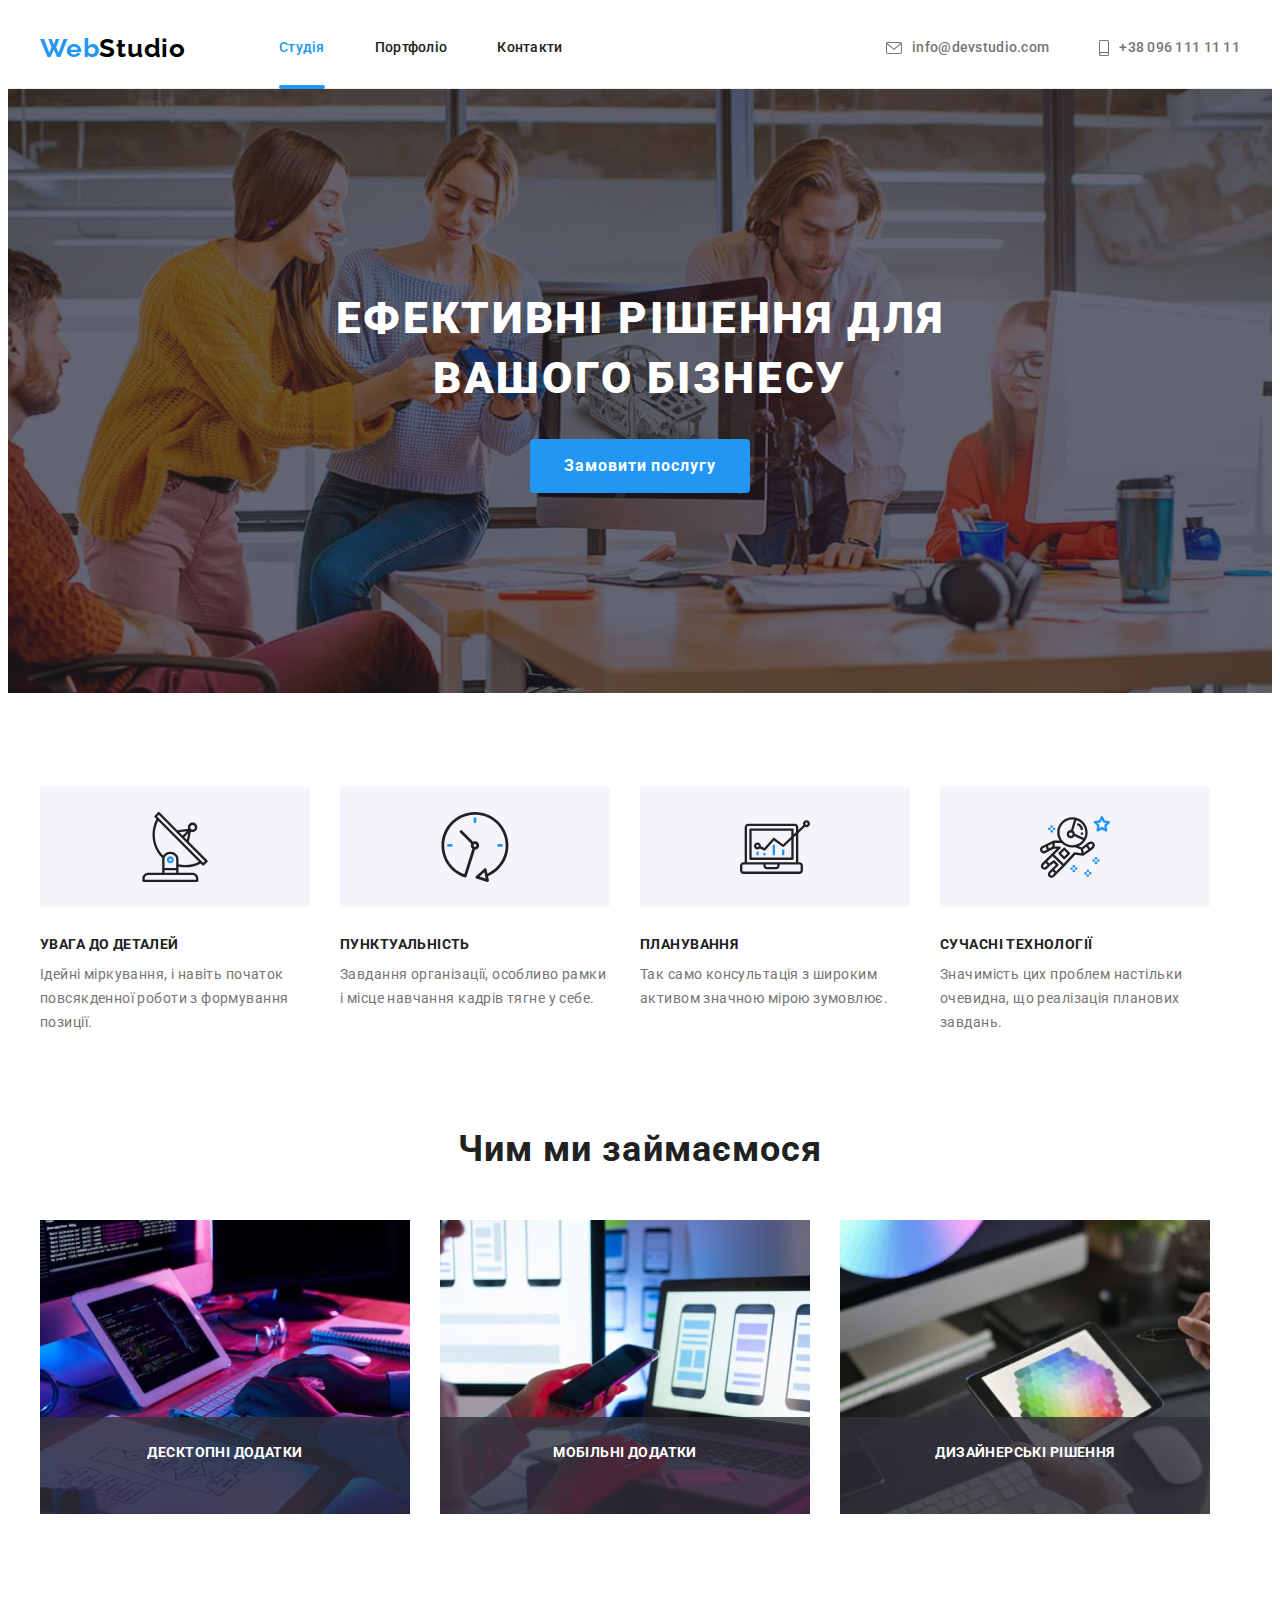
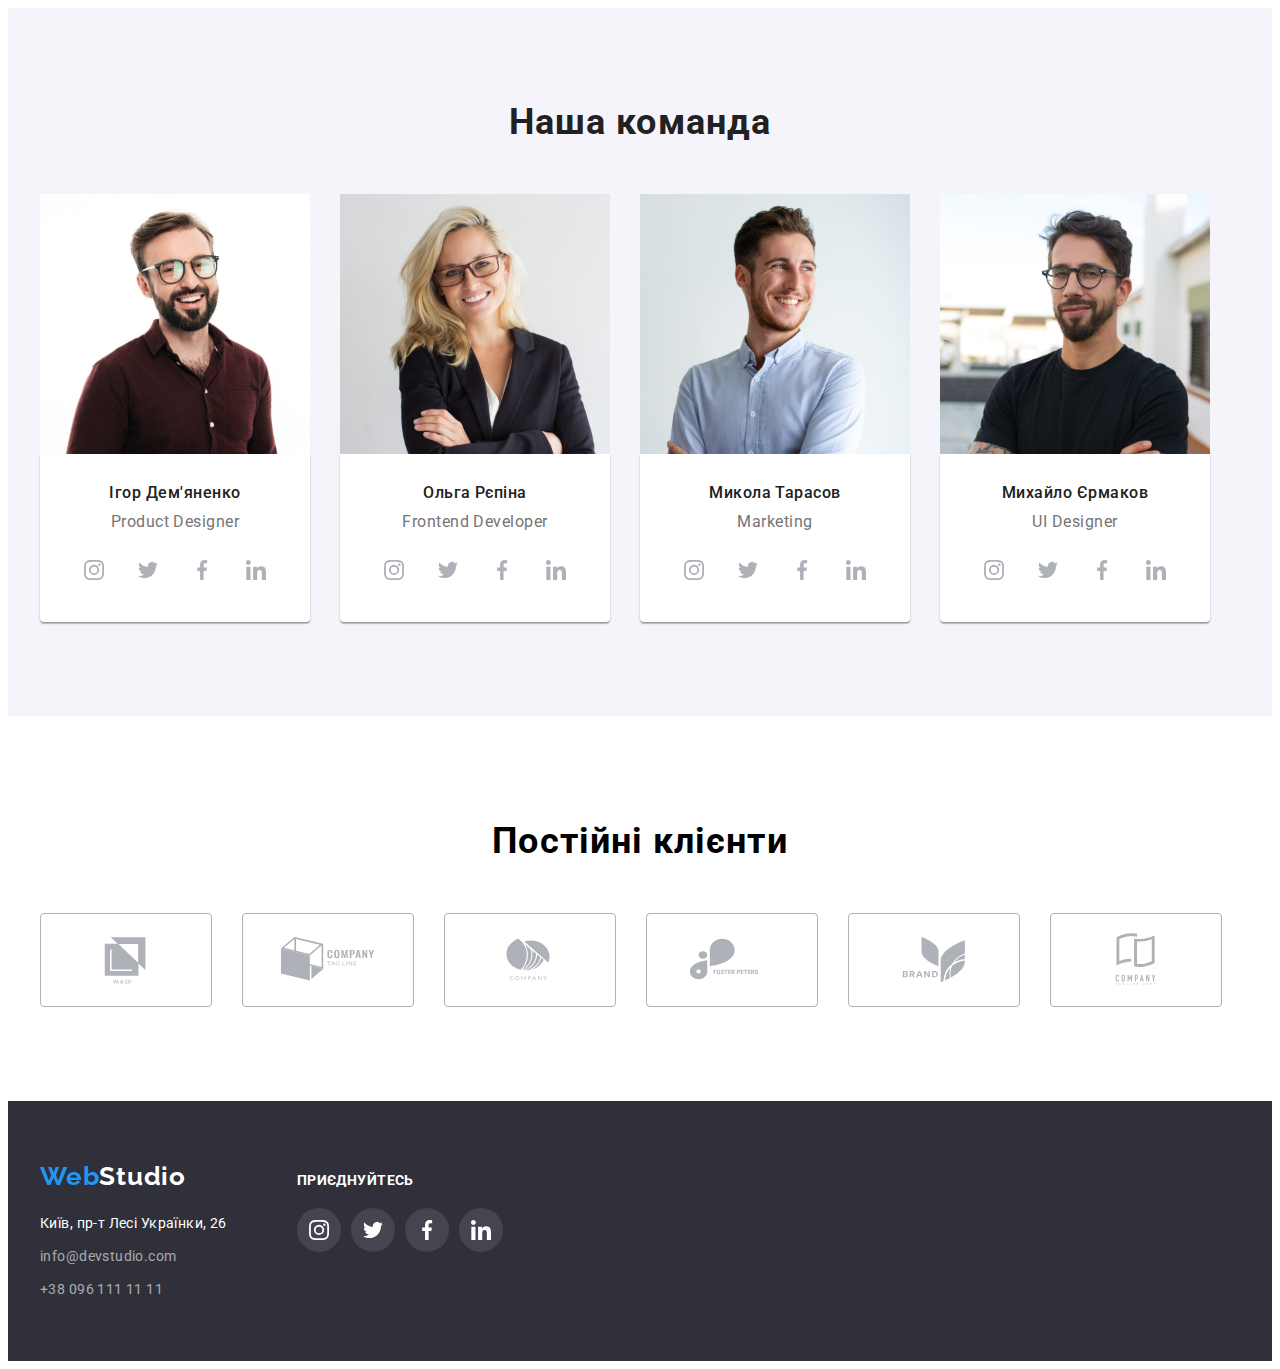
<file: index.html>
<!DOCTYPE html>
<html lang="uk">
  <head>
    <meta charset="UTF-8" />
    <meta http-equiv="X-UA-Compatible" content="IE=edge" />
    <meta name="viewport" content="width=device-width, initial-scale=1.0" />
    <title>Webstudio</title>
    <link rel="preconnect" href="https://fonts.googleapis.com" />
    <link rel="preconnect" href="https://fonts.gstatic.com" crossorigin />
    <link
      href="https://fonts.googleapis.com/css2?family=Raleway:wght@700&family=Roboto:wght@400;500;700;900&display=swap"
      rel="stylesheet"
    />
    <link
      rel="stylesheet"
      href="https://cdnjs.cloudflare.com/ajax/libs/modern-normalize/1.1.0/modern-normalize.min.css"
      integrity="sha512-wpPYUAdjBVSE4KJnH1VR1HeZfpl1ub8YT/NKx4PuQ5NmX2tKuGu6U/JRp5y+Y8XG2tV+wKQpNHVUX03MfMFn9Q=="
      crossorigin="anonymous"
      referrerpolicy="no-referrer"
    />
    <link rel="stylesheet" href="./css/styles.css" />
  </head>
  <body>
    <header class="header">
      <div class="container header-container">
        <nav class="header-navigation">
          <a href="./index.html" class="header-logo link"
            ><span>Web</span>Studio</a
          >
          <ul class="header-list list">
            <li class="header-item">
              <a class="header-link current link" href="./index.html">Студія</a>
            </li>
            <li class="header-item">
              <a class="header-link link" href="./portfolio.html">Портфоліо</a>
            </li>
            <li class="header-item">
              <a class="header-link link" href="#">Контакти</a>
            </li>
          </ul>
        </nav>
        <div class="header-conect">
          <div class="header-connect">
            <ul class="header-list list">
              <li class="header-item">
                <a class="header-mail link" href="mailto:info@devstudio.com">
                  <svg class="header-connect-mail" width="16px">
                    <use href="./images/symbol-defs1.svg#icon-envelope-1"></use>
                  </svg>
                  info@devstudio.com</a
                >
              </li>
              <li class="header-item">
                <a class="header-tel link" href="tel:+380961111111">
                  <svg class="header-connect-tell" width="10px">
                    <use
                      href="./images/symbol-defs1.svg#icon-smartphone-1"
                    ></use></svg
                  >+38 096 111 11 11</a
                >
              </li>
            </ul>
          </div>
        </div>
      </div>
    </header>
    <main>
      <section class="hero">
        <div class="container">
          <h1 class="hero-head">Ефективні рішення для вашого бізнесу</h1>
          <button class="hero-btn" data-modal-open type="button">
            Замовити послугу
          </button>
        </div>
      </section>
      <section class="feature">
        <div class="container">
          <h2 class="visually-hidden">Особливості</h2>
          <ul class="feature-list list">
            <li class="feature-item">
              <div class="feature-logo">
                <svg class="feature-icons" width="70">
                  <use href="./images/symbol-defs3.svg#icon-antenna"></use>
                </svg>
              </div>
              <h3 class="feature-head">УВАГА ДО ДЕТАЛЕЙ</h3>
              <p class="feature-text">
                Ідейні міркування, і навіть початок повсякденної роботи з
                формування позиції.
              </p>
            </li>
            <li class="feature-item">
              <div class="feature-logo">
                <svg class="feature-icons" width="70">
                  <use href="./images/symbol-defs3.svg#icon-clock"></use>
                </svg>
              </div>
              <h3 class="feature-head">ПУНКТУАЛЬНІСТЬ</h3>
              <p class="feature-text">
                Завдання організації, особливо рамки і місце навчання кадрів
                тягне у себе.
              </p>
            </li>
            <li class="feature-item">
              <div class="feature-logo">
                <svg class="feature-icons" width="70">
                  <use href="./images/symbol-defs3.svg#icon-diagram"></use>
                </svg>
              </div>
              <h3 class="feature-head">ПЛАНУВАННЯ</h3>
              <p class="feature-text">
                Так само консультація з широким активом значною мірою зумовлює.
              </p>
            </li>
            <li class="feature-item">
              <div class="feature-logo">
                <svg class="feature-icons" width="70">
                  <use href="./images/symbol-defs3.svg#icon-astronaut"></use>
                </svg>
              </div>
              <h3 class="feature-head">СУЧАСНІ ТЕХНОЛОГІЇ</h3>
              <p class="feature-text">
                Значимість цих проблем настільки очевидна, що реалізація
                планових завдань.
              </p>
            </li>
          </ul>
        </div>
      </section>
      <section class="ourwork">
        <div class="container">
          <h2 class="ourwork-title">Чим ми займаємося</h2>
          <ul class="ourwork-list list">
            <li class="ourwork-item">
              <a class="ourwork-link link" href="#">
                <img
                  src="./images/workplace.img.jpg"
                  alt="Розробка сайтів"
                  width="370"
                  height="294"
                />
                <p class="ourwork-text">Десктопні додатки</p>
              </a>
            </li>
            <li class="ourwork-item">
              <a class="ourwork-link link" href="#">
                <img
                  src="./images/workplace.(1).jpg"
                  alt="Графічний дизайн"
                  width="370"
                  height="294"
                />
                <p class="ourwork-text">Мобільні додатки</p>
              </a>
            </li>
            <li class="ourwork-item">
              <a class="ourwork-link link" href="#">
                <img
                  src="./images/workplace.img(2).jpg"
                  alt="Мобільні розробки"
                  width="370"
                  height="294"
                />
                <p class="ourwork-text">Дизайнерські рішення</p>
              </a>
            </li>
          </ul>
        </div>
      </section>
      <section class="team">
        <div class="container">
          <h2 class="team-title">Наша команда</h2>
          <ul class="team-list list">
            <li class="team-item">
              <img
                src="./images/teammate.img.jpg"
                alt="Ігор Дем'яненко"
                width="270"
                height="260"
              />
              <div class="content">
                <h3 class="team-head">Ігор Дем'яненко</h3>
                <p class="team-text">Product Designer</p>
                <ul class="team-soc-list list">
                  <li class="team-soc-item">
                    <a class="team-soc-link" href="">
                      <svg class="team-soc-icon" width="20">
                        <use
                          href="./images/symbol-defs.svg#icon-instagram"
                        ></use>
                      </svg>
                    </a>
                  </li>
                  <li class="team-soc-item">
                    <a class="team-soc-link" href="">
                      <svg class="team-soc-icon" width="20">
                        <use href="./images/symbol-defs.svg#icon-twitter"></use>
                      </svg>
                    </a>
                  </li>
                  <li class="team-soc-item">
                    <a class="team-soc-link" href="">
                      <svg class="team-soc-icon" width="20">
                        <use
                          href="./images/symbol-defs.svg#icon-facebook"
                        ></use>
                      </svg>
                    </a>
                  </li>
                  <li class="team-soc-item">
                    <a class="team-soc-link" href="">
                      <svg class="team-soc-icon" width="20">
                        <use
                          href="./images/symbol-defs.svg#icon-linkedin"
                        ></use>
                      </svg>
                    </a>
                  </li>
                </ul>
              </div>
            </li>
            <li class="team-item">
              <img
                src="./images/teammate.img(1).jpg"
                alt="Ольга Рєпіна"
                width="270"
                height="260"
              />
              <div class="content">
                <h3 class="team-head">Ольга Рєпіна</h3>
                <p class="team-text">Frontend Developer</p>
                <ul class="team-soc-list list">
                  <li class="team-soc-item">
                    <a class="team-soc-link" href="">
                      <svg class="team-soc-icon" width="20">
                        <use
                          href="./images/symbol-defs.svg#icon-instagram"
                        ></use>
                      </svg>
                    </a>
                  </li>
                  <li class="team-soc-item">
                    <a class="team-soc-link" href="">
                      <svg class="team-soc-icon" width="20">
                        <use href="./images/symbol-defs.svg#icon-twitter"></use>
                      </svg>
                    </a>
                  </li>
                  <li class="team-soc-item">
                    <a class="team-soc-link" href="">
                      <svg class="team-soc-icon" width="20">
                        <use
                          href="./images/symbol-defs.svg#icon-facebook"
                        ></use>
                      </svg>
                    </a>
                  </li>
                  <li class="team-soc-item">
                    <a class="team-soc-link" href="">
                      <svg class="team-soc-icon" width="20">
                        <use
                          href="./images/symbol-defs.svg#icon-linkedin"
                        ></use>
                      </svg>
                    </a>
                  </li>
                </ul>
              </div>
            </li>
            <li class="team-item">
              <img
                src="./images/teammate.img(2).jpg"
                alt="Микола Тарасов"
                width="270"
                height="260"
              />
              <div class="content">
                <h3 class="team-head">Микола Тарасов</h3>
                <p class="team-text">Marketing</p>
                <ul class="team-soc-list list">
                  <li class="team-soc-item">
                    <a class="team-soc-link" href="">
                      <svg class="team-soc-icon" width="20">
                        <use
                          href="./images/symbol-defs.svg#icon-instagram"
                        ></use>
                      </svg>
                    </a>
                  </li>
                  <li class="team-soc-item">
                    <a class="team-soc-link" href="">
                      <svg class="team-soc-icon" width="20">
                        <use href="./images/symbol-defs.svg#icon-twitter"></use>
                      </svg>
                    </a>
                  </li>
                  <li class="team-soc-item">
                    <a class="team-soc-link" href="">
                      <svg class="team-soc-icon" width="20">
                        <use
                          href="./images/symbol-defs.svg#icon-facebook"
                        ></use>
                      </svg>
                    </a>
                  </li>
                  <li class="team-soc-item">
                    <a class="team-soc-link" href="">
                      <svg class="team-soc-icon" width="20">
                        <use
                          href="./images/symbol-defs.svg#icon-linkedin"
                        ></use>
                      </svg>
                    </a>
                  </li>
                </ul>
              </div>
            </li>
            <li class="team-item">
              <img
                src="./images/teammate.img(3).jpg"
                alt="Михайло Єрмаков"
                width="270"
                height="260"
              />
              <div class="content">
                <h3 class="team-head">Михайло Єрмаков</h3>
                <p class="team-text">UI Designer</p>
                <ul class="team-soc-list list">
                  <li class="team-soc-item">
                    <a class="team-soc-link" href="">
                      <svg class="team-soc-icon" width="20">
                        <use
                          href="./images/symbol-defs.svg#icon-instagram"
                        ></use>
                      </svg>
                    </a>
                  </li>
                  <li class="team-soc-item">
                    <a class="team-soc-link" href="">
                      <svg class="team-soc-icon" width="20">
                        <use href="./images/symbol-defs.svg#icon-twitter"></use>
                      </svg>
                    </a>
                  </li>
                  <li class="team-soc-item">
                    <a class="team-soc-link" href="">
                      <svg class="team-soc-icon" width="20">
                        <use
                          href="./images/symbol-defs.svg#icon-facebook"
                        ></use>
                      </svg>
                    </a>
                  </li>
                  <li class="team-soc-item">
                    <a class="team-soc-link" href="">
                      <svg class="team-soc-icon" width="20">
                        <use
                          href="./images/symbol-defs.svg#icon-linkedin"
                        ></use>
                      </svg>
                    </a>
                  </li>
                </ul>
              </div>
            </li>
          </ul>
        </div>
      </section>
      <section class="customers">
        <div class="container">
          <p class="customers-title">Постійні клієнти</p>
          <ul class="customers-list list">
            <li class="customers-item">
              <a class="customers-logo link" href="#">
                <svg class="customers-icon" width="106">
                  <use href="./images/symbol-defs2.svg#icon-logo-yaco"></use>
                </svg>
              </a>
            </li>
            <li class="customers-item">
              <a class="customers-logo link" href="#">
                <svg class="customers-icon" width="106">
                  <use href="./images/symbol-defs2.svg#icon-logo-tagline"></use>
                </svg>
              </a>
            </li>
            <li class="customers-item">
              <a class="customers-logo link" href="#">
                <svg class="customers-icon" width="106">
                  <use href="./images/symbol-defs2.svg#icon-logo-company"></use>
                </svg>
              </a>
            </li>
            <li class="customers-item">
              <a class="customers-logo link" href="#">
                <svg class="customers-icon" width="106">
                  <use href="./images/symbol-defs2.svg#icon-logo-foster"></use>
                </svg>
              </a>
            </li>
            <li class="customers-item">
              <a class="customers-logo link" href="#">
                <svg class="customers-icon" width="106">
                  <use href="./images/symbol-defs2.svg#icon-logo-brand"></use>
                </svg>
              </a>
            </li>
            <li class="customers-item">
              <a class="customers-logo link" href="#">
                <svg class="customers-icon" width="106">
                  <use
                    href="./images/symbol-defs2.svg#icon-logo-tagline2"
                  ></use>
                </svg>
              </a>
            </li>
          </ul>
        </div>
      </section>
    </main>
    <footer class="footer">
      <div class="container">
        <div class="footer-conteiner">
          <div class="address-conteiner">
            <a class="footer-logo link" href="./index.html"
              ><span>Web</span>Studio</a
            >
            <address class="footer-address">
              <ul class="footer-address-list list">
                <li class="footer-address-item">
                  <a
                    class="footer-address-link link"
                    href="https://goo.gl/maps/1nBTiafdf9iEs9uG9"
                    target="_blank"
                    rel="noreferrer noopener nofollow"
                  >
                    Київ, пр-т Лесі Українки, 26
                  </a>
                </li>
                <li class="footer-address-item">
                  <a
                    class="footer-address-contact link"
                    href="mailto:info@devstudio.com"
                    >info@devstudio.com</a
                  >
                </li>
                <li class="footer-address-item">
                  <a
                    class="footer-address-contact link"
                    href="tel:+380961111111"
                    >+38 096 111 11 11</a
                  >
                </li>
              </ul>
            </address>
          </div>
          <div class="footer-soc">
            <p class="footer-text">приєднуйтесь</p>
            <ul class="footer-soc-list list">
              <li class="footer-soc-item">
                <a class="footer-soc-link" href="">
                  <svg class="footer-soc-icon" width="20">
                    <use href="./images/symbol-defs.svg#icon-instagram"></use>
                  </svg>
                </a>
              </li>
              <li class="footer-soc-item">
                <a class="footer-soc-link" href="">
                  <svg class="footer-soc-icon" width="20">
                    <use href="./images/symbol-defs.svg#icon-twitter"></use>
                  </svg>
                </a>
              </li>
              <li class="footer-soc-item">
                <a class="footer-soc-link" href="">
                  <svg class="footer-soc-icon" width="20">
                    <use href="./images/symbol-defs.svg#icon-facebook"></use>
                  </svg>
                </a>
              </li>
              <li class="footer-soc-item">
                <a class="footer-soc-link" href="">
                  <svg class="footer-soc-icon" width="20">
                    <use href="./images/symbol-defs.svg#icon-linkedin"></use>
                  </svg>
                </a>
              </li>
            </ul>
          </div>
        </div>
      </div>
    </footer>
    <div class="backdrop is-hidden" data-modal>
      <div class="modal">
        <button type="button" class="model-btn" data-modal-close>
          <svg class="model-close-icon" width="18">
            <use href="./images/symbol-defs.svg#icon-close"></use>
          </svg>
        </button>
      </div>
    </div>
    <script src="./js/modal.js"></script>
  </body>
</html>
</file>
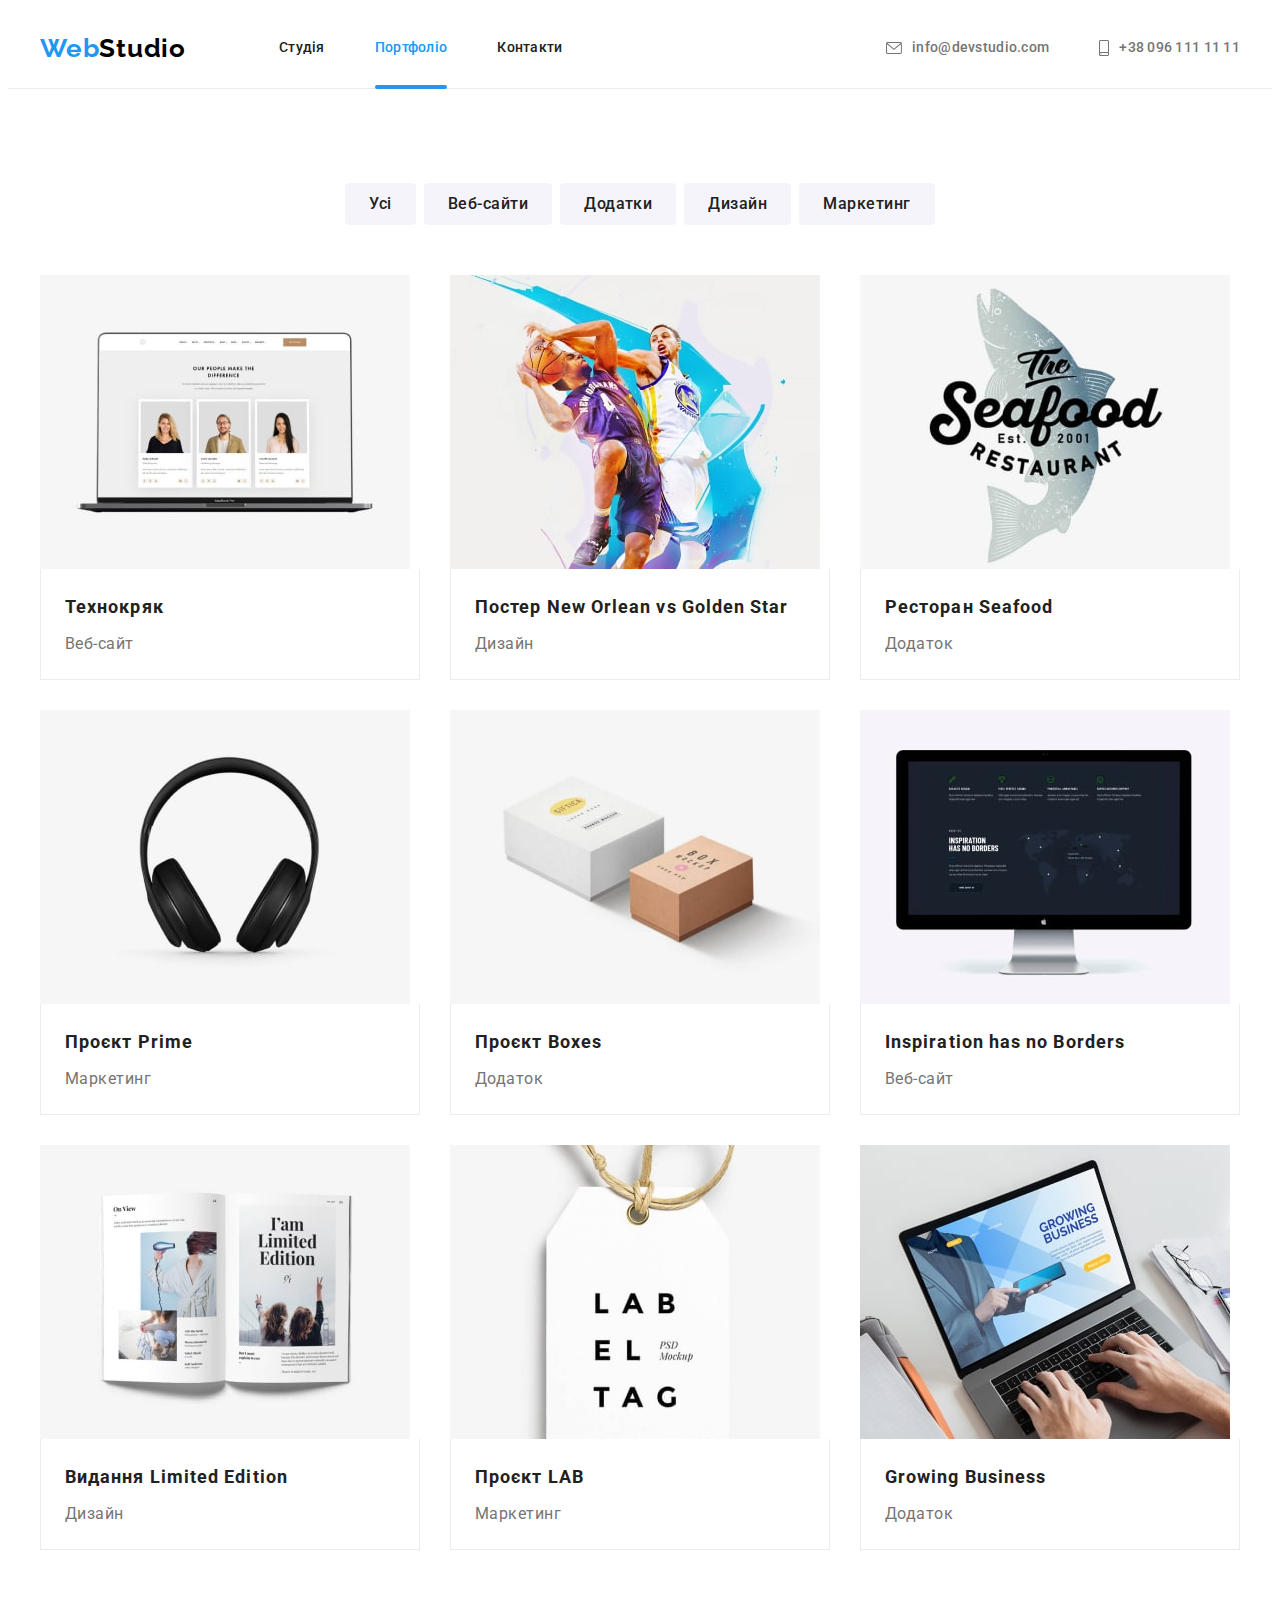
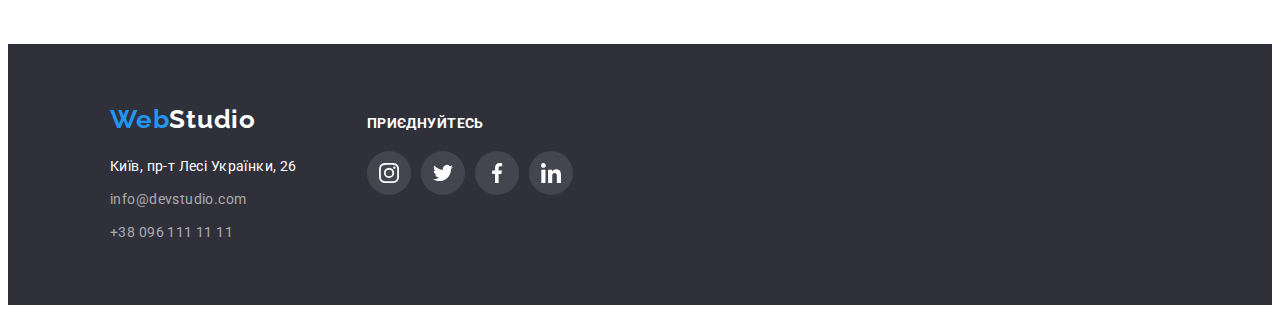
<file: portfolio.html>
<!DOCTYPE html>
<html lang="uk">
  <head>
    <meta charset="UTF-8" />
    <meta http-equiv="X-UA-Compatible" content="IE=edge" />
    <meta name="viewport" content="width=device-width, initial-scale=1.0" />
    <title>Portfolio</title>
    <link rel="preconnect" href="https://fonts.googleapis.com" />
    <link rel="preconnect" href="https://fonts.gstatic.com" crossorigin />
    <link
      href="https://fonts.googleapis.com/css2?family=Raleway:wght@700&family=Roboto:wght@400;500;700;900&display=swap"
      rel="stylesheet"
    />
    <link
      rel="stylesheet"
      href="https://cdnjs.cloudflare.com/ajax/libs/modern-normalize/1.1.0/modern-normalize.min.css"
      integrity="sha512-wpPYUAdjBVSE4KJnH1VR1HeZfpl1ub8YT/NKx4PuQ5NmX2tKuGu6U/JRp5y+Y8XG2tV+wKQpNHVUX03MfMFn9Q=="
      crossorigin="anonymous"
      referrerpolicy="no-referrer"
    />
    <link rel="stylesheet" href="./css/styles.css" />
    <link rel="stylesheet" href="./css/main.css" />
  </head>
  <body>
    <header class="header">
      <div class="container header-conteiner">
        <nav class="header-navigation">
          <a href="./index.html" class="header-logo link"
            ><span>Web</span>Studio</a
          >
          <ul class="header-list list">
            <li class="header-item">
              <a class="header-link link" href="./index.html">Студія</a>
            </li>
            <li class="header-item">
              <a class="header-link current link" href="./portfolio.html"
                >Портфоліо</a
              >
            </li>
            <li class="header-item">
              <a class="header-link link" href="#">Контакти</a>
            </li>
          </ul>
        </nav>
        <div class="header-conect">
          <div class="header-connect">
            <ul class="header-list list">
              <li class="header-item">
                <a class="header-mail link" href="mailto:info@devstudio.com">
                  <svg class="header-connect-mail" width="16px">
                    <use href="./images/symbol-defs1.svg#icon-envelope-1"></use>
                  </svg>
                  info@devstudio.com</a
                >
              </li>
              <li class="header-item">
                <a class="header-mail link" href="tel:+380961111111">
                  <svg class="header-connect-tell" width="10px">
                    <use
                      href="./images/symbol-defs1.svg#icon-smartphone-1"
                    ></use>
                  </svg>
                  +38 096 111 11 11</a
                >
              </li>
            </ul>
          </div>
        </div>
      </div>
    </header>
    <main>
      <section class="portfolio">
        <div class="container">
          <h1 class="visually-hidden">Портфоліо</h1>
          <ul class="portfolio-list-btn list">
            <li class="portfolio-item">
              <button class="portfolio-btn" type="button">Усі</button>
            </li>
            <li class="portfolio-item">
              <button class="portfolio-btn" type="button">Веб-сайти</button>
            </li>
            <li class="portfolio-item">
              <button class="portfolio-btn" type="button">Додатки</button>
            </li>
            <li class="portfolio-item">
              <button class="portfolio-btn" type="button">Дизайн</button>
            </li>
            <li class="portfolio-item">
              <button class="portfolio-btn" type="button">Маркетинг</button>
            </li>
          </ul>
          <ul class="portfolio-list list">
            <li class="portfolio-item-img">
              <a class="porfolio-link link" href="#">
                <div class="overlay-item">
                  <img
                    src="./images/website.img.jpg"
                    alt="Технокряк"
                    width="370"
                    height="294"
                  />
                  <p class="overlay-text">
                    Ресурс пропонує комплексні пропозиції з різним рівнем
                    функціоналу та сервісів. Все це дозволить відвідувачу
                    отримати вичерпні відомості про компанію чи приватну особу.
                  </p>
                </div>
                <div class="portfolio-content">
                  <h2 class="portfolio-head">Технокряк</h2>
                  <p class="portfolio-text">Веб-сайт</p>
                </div>
              </a>
            </li>
            <li class="portfolio-item-img">
              <a class="porfolio-link link" href="#">
                <div class="overlay-item">
                  <img
                    src="./images/poster.img.jpg"
                    alt="Постер New Orlean vs Golden Star"
                    width="370"
                    height="294"
                  />
                  <p class="overlay-text">
                    Ресурс пропонує комплексні пропозиції з різним рівнем
                    функціоналу та сервісів. Все це дозволить відвідувачу
                    отримати вичерпні відомості про компанію чи приватну особу.
                  </p>
                </div>
                <div class="portfolio-content">
                  <h2 class="portfolio-head">
                    Постер New Orlean vs Golden Star
                  </h2>
                  <p class="portfolio-text">Дизайн</p>
                </div>
              </a>
            </li>
            <li class="portfolio-item-img">
              <a class="porfolio-link link" href="#">
                <div class="overlay-item">
                  <img
                    src="./images/seafood.img.jpg"
                    alt="Ресторан Seafood"
                    width="370"
                    height="294"
                  />
                  <p class="overlay-text">
                    Ресурс пропонує комплексні пропозиції з різним рівнем
                    функціоналу та сервісів. Все це дозволить відвідувачу
                    отримати вичерпні відомості про компанію чи приватну особу.
                  </p>
                </div>
                <div class="portfolio-content">
                  <h2 class="portfolio-head">Ресторан Seafood</h2>
                  <p class="portfolio-text">Додаток</p>
                </div>
              </a>
            </li>
            <li class="portfolio-item-img">
              <a class="porfolio-link link" href="#">
                <div class="overlay-item">
                  <img
                    src="./images/headphones.img.jpg"
                    alt="Проєкт Prime"
                    width="370"
                    height="294"
                  />
                  <p class="overlay-text">
                    Ресурс пропонує комплексні пропозиції з різним рівнем
                    функціоналу та сервісів. Все це дозволить відвідувачу
                    отримати вичерпні відомості про компанію чи приватну особу.
                  </p>
                </div>
                <div class="portfolio-content">
                  <h2 class="portfolio-head">Проєкт Prime</h2>
                  <p class="portfolio-text">Маркетинг</p>
                </div>
              </a>
            </li>
            <li class="portfolio-item-img">
              <a class="porfolio-link link" href="#">
                <div class="overlay-item">
                  <img
                    src="./images/boxes.img.jpg"
                    alt="Проєкт Boxes"
                    width="370"
                    height="294"
                  />
                  <p class="overlay-text">
                    Ресурс пропонує комплексні пропозиції з різним рівнем
                    функціоналу та сервісів. Все це дозволить відвідувачу
                    отримати вичерпні відомості про компанію чи приватну особу.
                  </p>
                </div>
                <div class="portfolio-content">
                  <h2 class="portfolio-head">Проєкт Boxes</h2>
                  <p class="portfolio-text">Додаток</p>
                </div>
              </a>
            </li>
            <li class="portfolio-item-img">
              <a class="porfolio-link link" href="#">
                <div class="overlay-item">
                  <img
                    src="./images/monitor.img.jpg"
                    alt="Inspiration has no Borders"
                    width="370"
                    height="294"
                  />
                  <p class="overlay-text">
                    Ресурс пропонує комплексні пропозиції з різним рівнем
                    функціоналу та сервісів. Все це дозволить відвідувачу
                    отримати вичерпні відомості про компанію чи приватну особу.
                  </p>
                </div>
                <div class="portfolio-content">
                  <h2 class="portfolio-head">Inspiration has no Borders</h2>
                  <p class="portfolio-text">Веб-сайт</p>
                </div>
              </a>
            </li>
            <li class="portfolio-item-img">
              <a class="porfolio-link link" href="#">
                <div class="overlay-item">
                  <img
                    src="./images/book.img.jpg"
                    alt="Видання Limited Edition"
                    width="370"
                    height="294"
                  />
                  <p class="overlay-text">
                    Ресурс пропонує комплексні пропозиції з різним рівнем
                    функціоналу та сервісів. Все це дозволить відвідувачу
                    отримати вичерпні відомості про компанію чи приватну особу.
                  </p>
                </div>
                <div class="portfolio-content">
                  <h2 class="portfolio-head">Видання Limited Edition</h2>
                  <p class="portfolio-text">Дизайн</p>
                </div>
              </a>
            </li>
            <li class="portfolio-item-img">
              <a class="porfolio-link link" href="#">
                <div class="overlay-item">
                  <img
                    src="./images/project.img.jpg"
                    alt="Проєкт LAB"
                    width="370"
                    height="294"
                  />
                  <p class="overlay-text">
                    Ресурс пропонує комплексні пропозиції з різним рівнем
                    функціоналу та сервісів. Все це дозволить відвідувачу
                    отримати вичерпні відомості про компанію чи приватну особу.
                  </p>
                </div>
                <div class="portfolio-content">
                  <h2 class="portfolio-head">Проєкт LAB</h2>
                  <p class="portfolio-text">Маркетинг</p>
                </div>
              </a>
            </li>
            <li class="portfolio-item-img">
              <a class="porfolio-link link" href="#">
                <div class="overlay-item">
                  <img
                    src="./images/laptop.img.jpg"
                    alt="Growing Business"
                    width="370"
                    height="294"
                  />
                  <p class="overlay-text">
                    Ресурс пропонує комплексні пропозиції з різним рівнем
                    функціоналу та сервісів. Все це дозволить відвідувачу
                    отримати вичерпні відомості про компанію чи приватну особу.
                  </p>
                </div>
                <div class="portfolio-content">
                  <h2 class="portfolio-head">Growing Business</h2>
                  <p class="portfolio-text">Додаток</p>
                </div>
              </a>
            </li>
          </ul>
        </div>
      </section>
    </main>
    <footer class="footer">
      <div class="container">
        <div class="footer-conteiner">
          <div class="address-conteiner">
            <a class="footer-logo link" href="./index.html"
              ><span>Web</span>Studio</a
            >
            <address class="footer-address">
              <ul class="footer-address-list list">
                <li class="footer-address-item">
                  <a
                    class="footer-address-link link"
                    href="https://goo.gl/maps/1nBTiafdf9iEs9uG9"
                    target="_blank"
                    rel="noreferrer noopener nofollow"
                  >
                    Київ, пр-т Лесі Українки, 26
                  </a>
                </li>
                <li class="footer-address-item">
                  <a
                    class="footer-address-contact link"
                    href="mailto:info@devstudio.com"
                    >info@devstudio.com</a
                  >
                </li>
                <li class="footer-address-item">
                  <a
                    class="footer-address-contact link"
                    href="tel:+380961111111"
                    >+38 096 111 11 11</a
                  >
                </li>
              </ul>
            </address>
          </div>
          <div class="footer-soc">
            <p class="footer-text">приєднуйтесь</p>
            <ul class="footer-soc-list list">
              <li class="footer-soc-item">
                <a class="footer-soc-link" href="">
                  <svg class="footer-soc-icon" width="20">
                    <use href="./images/symbol-defs.svg#icon-instagram"></use>
                  </svg>
                </a>
              </li>
              <li class="footer-soc-item">
                <a class="footer-soc-link" href="">
                  <svg class="footer-soc-icon" width="20">
                    <use href="./images/symbol-defs.svg#icon-twitter"></use>
                  </svg>
                </a>
              </li>
              <li class="footer-soc-item">
                <a class="footer-soc-link" href="">
                  <svg class="footer-soc-icon" width="20">
                    <use href="./images/symbol-defs.svg#icon-facebook"></use>
                  </svg>
                </a>
              </li>
              <li class="footer-soc-item">
                <a class="footer-soc-link" href="">
                  <svg class="footer-soc-icon" width="20">
                    <use href="./images/symbol-defs.svg#icon-linkedin"></use>
                  </svg>
                </a>
              </li>
            </ul>
          </div>
        </div>
      </div>
    </footer>
  </body>
</html>
</file>
<file: css/styles.css>
:root {
--main-color: #FFFFFF;
--border-header-line: #ECECEC;
--second-main-color: #2196F3;
--title-main-color: #212121;
--main-text-color: #757575;
--logo-color: #000000;
--background-color: #2F303A;
--background-second-color: #F5F5F5;
--background-third-color: #F5F4FA;
--text-footer-color: rgba(255, 255, 255, 0.6); 
--tipical-lh: 1.19;
--secondtipical-lh: 1.14;
--main-font: 'Roboto', sans-serif;     
}

p, h1, h2, h3, h4, h5, h6{
    margin: 0; 
}

ul,ol {
    margin: 0;
    padding-left: 0;
}

img {
    display:block;
}

address {
    font-style: normal;
}

body {
    font-family: var(--main-font);
}

.list {
    list-style: none;
}

.link {
    text-decoration: none;
}

.container {
    width: 1200px;
    padding-left: 15px;
    padding-right: 15px;
    margin: 0 auto;
}

.visually-hidden {
    position: absolute;
    white-space: nowrap;
    width: 1px;
    height: 1px;
    overflow: hidden;
    border: 0;
    padding: 0;
    clip: rect(0 0 0 0);
    clip-path: inset(50%);
    margin: -1px;
  }

/*----------------header-----------------*/

.header {
background-color: var(--main-color);
border-bottom: 1px solid var(--border-header-line);
}
.header-logo span {
font-family: 'Raleway', sans-serif;
font-weight: 700;
font-size: 26px;
line-height: var(--tipical-lh);
letter-spacing: 0.03em;
color: var(--second-main-color);
}

.header-logo {
font-family: 'Raleway', sans-serif;
font-weight: 700;
font-size: 26px;
line-height: var(--tipical-lh);
letter-spacing: 0.03em;
color: var(--logo-color);    
}

.header-logo {
margin-right: 93px;
display: block;
}


.header-item .header-link.current{
    color: var(--second-main-color);
}

.header-link {
font-weight: 500;
font-size: 14px;
line-height: var(--secondtipical-lh);
letter-spacing: 0.02em;
color: var(--title-main-color);
padding-top: 32px;
padding-bottom: 32px;
display: block;
position: relative;
transition: color 250ms cubic-bezier(0.4, 0, 0.2, 1);
}

.header-link.current.link::after {
    position: absolute;
    left: 0;
    bottom: 0;
    content: '';
    display: block;
    width: 100%;
    height: 4px;
    border-radius: 2px;
    margin-bottom: -1px;
    background-color: var(--second-main-color);
}

.header-mail {
font-weight: 500;
font-size: 14px;
line-height: var(--secondtipical-lh);
letter-spacing: 0.02em;
color: var(--main-text-color);
padding-top: 32px;
padding-bottom: 32px;
display: flex;
align-items: center;
transition: color 250ms cubic-bezier(0.4, 0, 0.2, 1);
}

.header-tel {
font-weight: 500;
font-size: 14px;
line-height: var(--secondtipical-lh);
letter-spacing: 0.02em;
color: var(--main-text-color);
padding-top: 32px;
padding-bottom: 32px;
display: flex;
align-items: center;
transition: color 250ms cubic-bezier(0.4, 0, 0.2, 1);
}
.header-link:hover,
.header-link:focus,
.header-tel:hover,
.header-tel:focus,
.header-mail:hover,
.header-mail:focus {
    color: var(--second-main-color);
}
.header-list {
    display: flex;
    align-items: center;
    gap: 50px;
}

.header-navigation {
    display: flex;
    align-items: center;
}

.header-container {
    display: flex;
    align-items: center;
}

.header-conect {
    display: flex;
    margin-left: auto;

}

.header-connect {
    margin-left: auto;
    display: flex;
    gap: 30px;
    align-items: center;
}


.header-connect-mail {
    fill: currentColor;
    margin-right: 10px;
    width: 16px;
    height: 12px;
}

.header-connect-tell {
    fill: currentColor;
    margin-right: 10px;
    width: 10px;
    height: 16px;
}





/*----------------hero-----------------*/
.hero {
background-color: #c4c4c4;
max-width: 1600px;
padding-top: 200px;
padding-bottom: 200px;
text-align: center;
background-image: linear-gradient(rgba(47, 48, 58, 0.4), rgba(47, 48, 58, 0.4)), url(../images/background.jpg);
background-repeat: no-repeat;
background-position: center;
background-size: cover;
margin: auto;
}


.hero-head {
font-weight: 900;
font-size: 44px;
line-height: 1.36;
letter-spacing: 0.06em;
text-transform: uppercase;
color: var(--main-color);
max-width: 696px;
margin: 0 auto;
}
.hero-btn {
background-color: var(--second-main-color);
font-family: inherit;
font-weight: 700;
font-size: 16px;
line-height: 1.88;
letter-spacing: 0.06em;
cursor: pointer;
color: var(--main-color);
border-color: transparent;
border-radius: 4px;
padding-top: 10px;
padding-right: 32px;
padding-bottom: 10px;
padding-left: 32px;
margin-top: 30px;
transition: background-color 250ms cubic-bezier(0.4, 0, 0.2, 1);
}


.hero-btn:hover,
.hero-btn:focus {
    background-color: #188ce8;
}
/*----------------feature-----------------*/

.feature {
background-color: var(--main-color);
padding-top: 94px;
padding-bottom: 47px;
}
.feature-list {
display: flex;
gap: 30px;
}
.feature-item {
}
.feature-head {
font-weight: 700;
font-size: 14px;
line-height: var(--secondtipical-lh);
letter-spacing: 0.03em;
text-transform: uppercase;
color: var(--title-main-color);
margin-bottom: 10px;
width: 270px;
height: 16px;
}
.feature-text {
font-size: 14px;
line-height: 1.71;
letter-spacing: 0.03em;
color: var(--main-text-color);
width: 270px;
height: 72px;
}

.feature-logo {
    display: flex;
    justify-content: center;
    flex-direction: column;
    align-items: center;
    height: 120px;
    margin-bottom: 30px;
    background: var(--background-third-color);
    border-radius: 4px;
}

.feature-icons{
    height: 70px;
}

/*----------------ourwork-----------------*/

.ourwork {
background-color: var(--main-color);
padding-top: 47px;
padding-bottom: 94px;
}
.ourwork-title {
font-weight: 700;
font-size: 36px;
line-height: 1.16;
text-align: center;
letter-spacing: 0.03em;
margin-bottom: 50px;
color: var(--title-main-color);
}

.ourwork-list {
display: flex;
gap: 30px; 
}
.ourwork-link {
    position: relative;
    display: block;
    line-height: 0;
}

.ourwork-text {
    position: absolute;
    bottom: 0;
    right: 0;
    width: 370px;
    height: 70px;
    padding-top: 27px;
    font-weight: 700;
    font-size: 14px;
    line-height: 16px;
    text-align: center;
    letter-spacing: 0.03em;
    text-transform: uppercase;
    background: rgba(47, 48, 58, 0.8);
    color: #ffffff;
}

/*----------------team-----------------*/

.team {
background-color: var(--background-third-color);
padding-top: 94px;
padding-bottom: 94px;
}
.team-title {
font-weight: 700;
font-size: 36px;
line-height: 1.16;
text-align: center;
letter-spacing: 0.03em;
color: var(--title-main-color);
margin-bottom: 50px; 
}
.team-list { 
    display: flex;
    gap: 30px;
}
.team-item {
    background-color: var(--main-color);
}
.team-head {
font-weight: 500;
font-size: 16px;
line-height: 1.18;
text-align: center;
letter-spacing: 0.03em;
color: var(--title-main-color);
margin-bottom: 10px;

}
.team-text {
font-size: 16px;
line-height: 1.18;
text-align: center;
letter-spacing: 0.03em;
color: var(--main-text-color);
}

.content {
    padding-top: 30px;
    padding-bottom: 30px;
    box-shadow: 0px 1px 3px rgba(0, 0, 0, 0.12), 0px 1px 1px rgba(0, 0, 0, 0.14), 0px 2px 1px rgba(0, 0, 0, 0.2);
border-radius: 0px 0px 4px 4px;
}

.team-soc-list {
    display: flex;
    justify-content: center;
    margin-top: 16px;
    gap: 10px;

}

.team-soc-link {
    width: 44px;
    height: 44px;
    border-radius: 50%;
    background-color: var(--main-color);
    display: flex;
    align-items: center;
    justify-content: center;
    transition: background-color 250ms cubic-bezier(0.4, 0, 0.2, 1);
}

.team-soc-icon {
    fill: #AFB1B8;
    width: 20px;
    height: 20px;
    transition: fill 250ms cubic-bezier(0.4, 0, 0.2, 1);
}

.team-soc-link:hover,
.team-soc-link:focus {
    background-color:var(--second-main-color);
}

.team-soc-link:hover .team-soc-icon, 
.team-soc-link:focus .team-soc-icon {
    fill: #FFFFFF;
}
/*----------------customers-----------------*/
.customers {
    padding: 0;
    padding-top: 105px;
    padding-bottom: 94px;
}

.container {
    width: 1200px;
    padding-left: 15px;
    padding-right: 15px;
    margin: 0 auto;
}

.customers-title {
    font-family: 'Roboto';
    font-style: normal;
    font-weight: 700;
    font-size: 36px;
    line-height: 1.16;
    text-align: center;
    letter-spacing: 0.03em;
    color: var(--primary-color);
    margin-bottom: 50px;
}

.customers-list {
    display: flex;
    flex-direction: row;
    align-items: center;
    gap: 30px;
}

.customers-logo {
    width: 170px;
    height: 92px;
    border: 1px solid #AFB1B8;
    border-radius: 4px;
    display: flex;
    align-items: center;
    justify-content: center;
    color:#AFB1B8;
    transition: color 250ms cubic-bezier(0.4, 0, 0.2, 1), border-color 250ms cubic-bezier(0.4, 0, 0.2, 1);
}

.customers-icon {
    fill: currentColor;
    height: 60px;
}

.customers-logo:hover,
.customers-logo:focus {
    color:var(--second-main-color);
    border-color: var(--second-main-color);
}
/*----------------footer-----------------*/

.footer {
background-color: var(--background-color);
padding-top: 60px;
padding-bottom: 60px;
}
.footer-logo span {
font-family: 'Raleway', sans-serif;
font-weight: 700;
font-size: 26px;
line-height: var(--tipical-lh);
letter-spacing: 0.03em;
color: var(--second-main-color);
}

.footer-logo{
font-family: 'Raleway', sans-serif;
font-weight: 700;
font-size: 26px;
line-height: var(--tipical-lh);
letter-spacing: 0.03em;
color: var(--main-color); 
}
.footer-address {
font-style: normal;
margin-top: 20px;
}
.footer-address-list {
}
.footer-address-item:not(:last-child) {
    margin-bottom: 9px;
}
.footer-address-link {
font-size: 14px;
line-height: 1.71;
letter-spacing: 0.03em;
color: var(--main-color);
transition: color 250ms cubic-bezier(0.4, 0, 0.2, 1);
}
.footer-address-contact {
font-size: 14px;
line-height: 1.71;
letter-spacing: 0.03em;
color: var(--text-footer-color);
transition: color 250ms cubic-bezier(0.4, 0, 0.2, 1);
}

.footer-address-link:hover,
.footer-address-link:focus,
.footer-address-contact:hover,
.footer-address-contact:focus {
    color: var(--second-main-color);
}

.footer-text{
font-family: 'Roboto';
font-style: normal;
font-weight: 700;
font-size: 14px;
line-height: 16px;
letter-spacing: 0.03em;
text-transform: uppercase;
color: #FFFFFF;
margin-bottom: 20px;
}

.footer-soc{
    margin-left: 70px;
}

.footer-soc-list {
    display: flex;
    gap: 10px;
}

.footer-soc-item {
    display: flex;
    justify-content: center;
    gap: 10px;
}

.footer-soc-link {
    width: 44px;
    height: 44px;
    border-radius: 50%;
    background-color: rgba(255, 255, 255, 0.1);
    display: flex;
    align-items: center;
    justify-content: center;
    outline: none;
    transition: background-color 250ms cubic-bezier(0.4, 0, 0.2, 1);
}

.footer-conteiner {
    display: flex;
    align-items: baseline;
    
}

.footer-soc-icon {
    fill:var(--main-color);
    width: 20px;
    height: 20px;
}

.footer-soc-link:hover,
.footer-soc-link:focus {
    background-color:var(--second-main-color);
}

.backdrop {
    position: fixed;
    top: 0;
    width: 100%;
    height: 100%;
    background-color: rgba(0, 0, 0, 0.2);
    transition: opacity 250ms cubic-bezier(0.4, 0, 0.2, 1), visibility 250ms cubic-bezier(0.4, 0, 0.2, 1);
   
}

.modal{
    width: 528px;
    min-height: 581px;
    background-color: #FFFFFF;
    position: absolute;
    top: 50%;
    left: 50%;
    transform: translate(-50%, -50%);
}

.model-btn{
    width: 30px;
    height: 30px;
    border: 1px solid #0000001A;
    border-radius: 50%;
    background-color: transparent;
    position: absolute;
    right: 8px;
    top: 8px;
    display: flex;
    align-items: center;
    justify-content: center;
    padding: 0;
    cursor: pointer;
}

.model-close-icon{
    height: 18px;
}

.is-hidden {
    opacity: 0;
    visibility: hidden;
    pointer-events: none;
}
</file>
<file: css/main.css>
:root {
--main-color: #FFFFFF;
--border-header-line: #ECECEC;
--second-main-color: #2196F3;
--text-color: #757575;
--head-color: #212121;
--logo-color: #000000;
--btn-color: #F5F4FA;
--background-footer-color: #2F303A;
--footer-address-color: rgba(255, 255, 255, 0.6);
--tipical-lh: 1.19;
--secondtipical-lh: 1.14;
--main-font: 'Roboto', sans-serif;
}

p, h1, h2, h3, h4, h5, h6{
margin: 0; 
}

ul,ol {
margin: 0;
padding-left: 0;
}

img {
display:block;
}

address {
font-style: normal;
}

body {
font-family: var(--main-font);
}

.list {
list-style: none;
}

.link {
text-decoration: none;
}

.container {
width: 1200px;
padding-left: 15px;
padding-right: 15px;
margin: 0 auto;
}

.visually-hidden {
position: absolute;
white-space: nowrap;
width: 1px;
height: 1px;
overflow: hidden;
border: 0;
padding: 0;
clip: rect(0 0 0 0);
clip-path: inset(50%);
margin: -1px;
}

/*----------------------HEADER-------------------------*/
.header {
background-color: var(--main-color);
border-bottom: 1px solid var(--border-header-line);
}
.header-logo span {
font-family: 'Raleway', sans-serif;
font-weight: 700;
font-size: 26px;
line-height: var(--tipical-lh);
letter-spacing: 0.03em;
color: var(--second-main-color);
}

.header-logo {
font-family: 'Raleway', sans-serif;
font-weight: 700;
font-size: 26px;
line-height: var(--tipical-lh);
letter-spacing: 0.03em;
color: var(--logo-color);    
}

.header-logo {
margin-right: 93px;
display: block;   
}


.header-item .header-link.current {
color:var(--second-main-color)
}

.header-link {
font-weight: 500;
font-size: 14px;
line-height: var(--secondtipical-lh);
letter-spacing: 0.02em;
color: var(--head-color);
padding-top: 32px;
padding-bottom: 32px;
display: flex;
align-items: center;
transition: color 250ms cubic-bezier(0.4, 0, 0.2, 1);
}

.header-mail {
font-weight: 500;
font-size: 14px;
line-height: var(--secondtipical-lh);
letter-spacing: 0.02em;
color: var(--text-color);
padding-top: 32px;
padding-bottom: 32px;
display: flex;
align-items: center;
transition: color 250ms cubic-bezier(0.4, 0, 0.2, 1);
}
.header-tel {
font-weight: 500;
font-size: 14px;
line-height: var(--secondtipical-lh);
letter-spacing: 0.02em;
color: var(--text-color);
padding-top: 32px;
padding-bottom: 32px;
display: block;
transition: color 250ms cubic-bezier(0.4, 0, 0.2, 1);
}
.header-link:hover,
.header-link:focus,
.header-tel:hover,
.header-tel:focus,
.header-mail:hover,
.header-mail:focus {
color: var(--second-main-color);
}
.header-list {
display: flex;
align-items: center;
gap: 50px;
}

.header-navigation {
display: flex;
align-items: center;
}

.header-conteiner {
display: flex;
align-items: center;
}

.header-conect {
margin-left: auto;
}

.header-connect-mail{
    height: 12px;
}

.header-connect-tell{
    height: 16px;
}
/*----------------------PORTFOLIO-------------------------*/

.portfolio {
background-color:var(--main-color);
padding-top: 94px;
padding-bottom: 94px;
}

.portfolio-list-btn {
display: flex;
justify-content: center;
gap: 8px;
margin-bottom: 50px;
}

.portfolio-list {
display: flex;
flex-wrap: wrap;
gap: 30px;
}

.portfolio-item-img {
flex-basis: calc((100% - 60px) / 3);
}
.porfolio-link {
    display: block;
    transition: box-shadow 250ms cubic-bezier(0.4, 0, 0.2, 1);
}

.porfolio-link:hover,
.porfolio-link:focus {
box-shadow: 0px 1px 1px rgba(0, 0, 0, 0.12), 0px 4px 4px rgba(0, 0, 0, 0.06), 1px 4px 6px rgba(0, 0, 0, 0.16);
}

.portfolio-btn {
background-color: var(--btn-color);
font-family: inherit;
font-weight: 500;
font-size: 16px;
line-height: 1.62;
text-align: center;
letter-spacing: 0.03em;
cursor: pointer;
color: var(--head-color);
border-color: transparent;
border-radius: 4px;
padding-top: 6px;
padding-right: 22px;
padding-bottom: 6px;
padding-left: 22px;
transition: background-color 250ms cubic-bezier(0.4, 0, 0.2, 1), color 250ms cubic-bezier(0.4, 0, 0.2, 1), box-shadow 250ms cubic-bezier(0.4, 0, 0.2, 1);
}

.portfolio-btn:hover,
.portfolio-btn:focus {
color: var(--main-color);
background-color: var(--second-main-color);
box-shadow: 0px 3px 1px rgba(0, 0, 0, 0.1), 0px 1px 2px rgba(0, 0, 0, 0.08), 0px 2px 2px rgba(0, 0, 0, 0.12);
border-radius: 4px;
}

.portfolio-head {
font-weight: 700;
font-size: 18px;
line-height: 2;
letter-spacing: 0.06em;
color: var(--head-color);
margin-bottom: 4px
}
.portfolio-text {
font-size: 16px;
line-height: 1.88;
letter-spacing: 0.03em;
color: var(--text-color);
}

.portfolio-content {
padding-top: 20px;
padding-right: 24px;
padding-bottom: 20px;
padding-left: 24px;
border-right: 1px solid var(--border-header-line);
border-bottom: 1px solid var(--border-header-line);
border-left: 1px solid var(--border-header-line);
transition: transform 250ms cubic-bezier(0.4, 0, 0.2, 1);
}

.portfolio-item-img{
    
}

.overlay-item{
    position: relative;
    overflow: hidden;
}

.overlay-text {
    position: absolute;
    font-family: var(--main-font);
    display: flex;
    justify-content: space-evenly;
    align-items: stretch;
    padding: 63px 24px;
    font-weight: 400;
    font-size: 18px;
    line-height: 1.5;
    height: 100%;
    letter-spacing: 0.03em;
    color: #ffffff;
    flex-direction: column-reverse;
    align-content: flex-start;
    flex-wrap: nowrap;
    top: 0;
    left: 0;
    background: rgba(33, 150, 243, 0.9);
    transform: translateY(101%);
    transition: transform 250ms cubic-bezier(0.4, 0, 0.2, 1);
}

.porfolio-link:hover .overlay-text {
    transform: translateY(0);

} 

/*----------------------FOOTER-------------------------*/

.footer {
background-color: var(--background-footer-color);
padding-top: 60px;
padding-bottom: 60px;
}
.footer-logo span {
font-family: 'Raleway', sans-serif;
font-weight: 700;
font-size: 26px;
line-height: var(--tipical-lh);
letter-spacing: 0.03em;
color: var(--second-main-color);
}

.footer-logo{
font-family: 'Raleway', sans-serif;
font-weight: 700;
font-size: 26px;
line-height: var(--tipical-lh);
letter-spacing: 0.03em;
color: var(--main-color); 
margin-bottom: 20px;
}
.footer-address {
font-style: normal;
margin-top: 20px;
}
.footer-address-list {
}
.footer-address-item:not(:last-child) {
    margin-bottom: 9px;
    
}
.footer-address-link {
font-size: 14px;
line-height: 1.71;
letter-spacing: 0.03em;
color: var(--main-color);
margin-bottom: 9px;
transition: color 250ms cubic-bezier(0.4, 0, 0.2, 1)

}
.footer-address-contact {
font-size: 14px;
line-height: 1.71;
letter-spacing: 0.03em;
color: var(--footer-address-color);
margin-bottom: 9px;
transition: color 250ms cubic-bezier(0.4, 0, 0.2, 1)
}

.footer-address-link:hover,
.footer-address-link:focus,
.footer-address-contact:hover,
.footer-address-contact:focus {
color: var(--second-main-color);
}

.footer-text{
    font-family: 'Roboto';
    font-style: normal;
    font-weight: 700;
    font-size: 14px;
    line-height: 16px;
    letter-spacing: 0.03em;
    text-transform: uppercase;
    color: #FFFFFF;
    margin-bottom: 20px;
    }
    
.footer-soc-list {
 display: flex;
 gap: 10px;
}
    
.footer-soc-item {
 display: flex;
 justify-content: center;
 gap: 10px;
}
    
.footer-soc-link {
 width: 44px;
 height: 44px;
 border-radius: 50%;
 background-color: rgba(255, 255, 255, 0.1);
 display: flex;
 align-items: center;
 justify-content: center;
 outline: none;
 transition: background-color 250ms cubic-bezier(0.4, 0, 0.2, 1)
}
    
.footer-conteiner {
 display: flex;
 align-items: baseline;
 margin-left: 70px;
}
    
.footer-soc-icon {
 fill:var(--main-color);
 width: 20px;
 height: 20px;
}
    
.footer-soc-link:hover,
.footer-soc-link:focus {
 background-color:var(--second-main-color);
}
</file>
